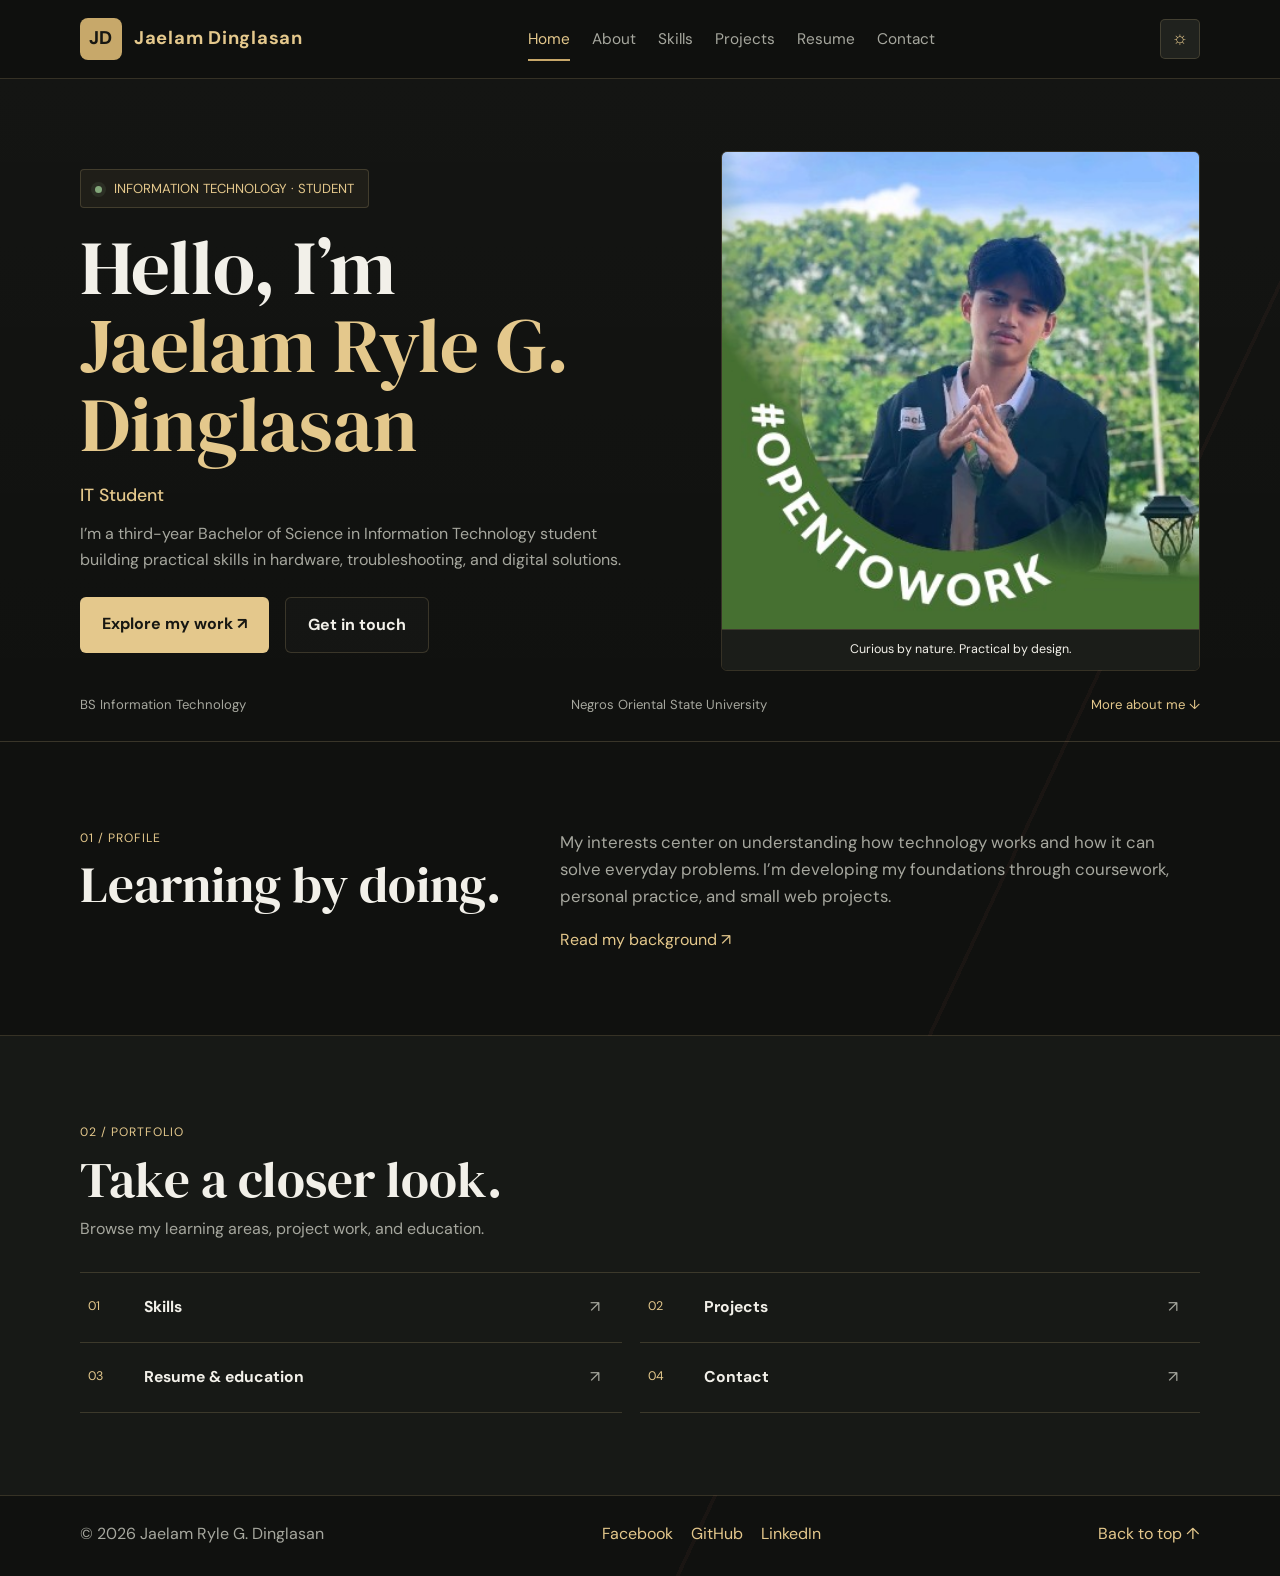
<file: index.html>
<!DOCTYPE html>
<html lang="en">
  <head>
    <meta charset="UTF-8" />
    <meta name="viewport" content="width=device-width, initial-scale=1.0" />
    <meta name="description" content="The personal portfolio of Jaelam Ryle G. Dinglasan, an Information Technology student." />
    <meta name="theme-color" content="#10110f" />
    <title>Jaelam Ryle G. Dinglasan | Home</title>
    <link rel="preconnect" href="https://fonts.googleapis.com" />
    <link rel="preconnect" href="https://fonts.gstatic.com" crossorigin />
    <link href="https://fonts.googleapis.com/css2?family=DM+Sans:wght@400;500;600;700&family=DM+Serif+Display&display=swap" rel="stylesheet" />
    <link rel="stylesheet" href="css/style.css" />
    <link rel="stylesheet" href="css/pages.css" />
    <script src="js/script.js" defer></script>
  </head>
  <body>
    <header class="site-header">
      <div class="container navbar">
        <a href="index.html" class="brand" aria-label="Jaelam Dinglasan home"><span class="brand-mark">JD</span><span>Jaelam Dinglasan</span></a>
        <button class="nav-toggle" type="button" aria-label="Open navigation" aria-expanded="false" aria-controls="main-navigation"><span></span><span></span></button>
        <nav class="nav-links" id="main-navigation" aria-label="Main navigation">
          <a href="index.html">Home</a><a href="about.html">About</a><a href="skills.html">Skills</a><a href="projects.html">Projects</a><a href="resume.html">Resume</a><a href="contact.html">Contact</a>
        </nav>
        <button class="theme-toggle" type="button" aria-label="Switch to light theme" title="Switch theme"><span aria-hidden="true">☼</span></button>
      </div>
    </header>

    <main>
      <section class="home-hero">
        <div class="container home-grid">
          <div class="home-copy">
            <p class="eyebrow"><span class="availability-dot"></span> Information Technology · Student</p>
            <h1>Hello, I’m <span>Jaelam Ryle G. Dinglasan</span></h1>
            <p class="typewriter" aria-live="polite">IT Student</p>
            <p class="intro-copy">I’m a third-year Bachelor of Science in Information Technology student building practical skills in hardware, troubleshooting, and digital solutions.</p>
            <div class="actions"><a class="btn btn-primary" href="projects.html">Explore my work <span aria-hidden="true">↗</span></a><a class="btn btn-secondary" href="contact.html">Get in touch</a></div>
          </div>
          <figure class="home-portrait"><img src="assets/jae.jpg" alt="Jaelam Ryle G. Dinglasan" width="520" height="520" /><figcaption>Curious by nature. Practical by design.</figcaption></figure>
        </div>
        <div class="container home-meta"><span>BS Information Technology</span><span>Negros Oriental State University</span><a href="about.html">More about me <span aria-hidden="true">↓</span></a></div>
      </section>

      <section class="section home-overview">
        <div class="container overview-grid">
          <div class="section-head"><span class="section-index">01 / PROFILE</span><h2>Learning by doing.</h2></div>
          <div><p class="overview-copy">My interests center on understanding how technology works and how it can solve everyday problems. I’m developing my foundations through coursework, personal practice, and small web projects.</p><a class="text-link" href="about.html">Read my background <span aria-hidden="true">↗</span></a></div>
        </div>
      </section>

      <section class="section home-pages">
        <div class="container">
          <div class="section-head"><span class="section-index">02 / PORTFOLIO</span><h2>Take a closer look.</h2><p>Browse my learning areas, project work, and education.</p></div>
          <div class="home-link-grid">
            <a href="skills.html"><span>01</span><strong>Skills</strong><span aria-hidden="true">↗</span></a>
            <a href="projects.html"><span>02</span><strong>Projects</strong><span aria-hidden="true">↗</span></a>
            <a href="resume.html"><span>03</span><strong>Resume &amp; education</strong><span aria-hidden="true">↗</span></a>
            <a href="contact.html"><span>04</span><strong>Contact</strong><span aria-hidden="true">↗</span></a>
          </div>
        </div>
      </section>
    </main>

    <footer class="site-footer"><div class="container footer-content"><span>© 2026 Jaelam Ryle G. Dinglasan</span><div class="footer-socials"><a href="https://web.facebook.com/jaelamryleeee" target="_blank" rel="noopener noreferrer">Facebook</a><a href="https://github.com/jimly8dinglasan-crypto" target="_blank" rel="noopener noreferrer">GitHub</a><a href="https://www.linkedin.com/in/jaelam-dinglasan-2414a9277/" target="_blank" rel="noopener noreferrer">LinkedIn</a></div><a class="back-top" href="#top">Back to top ↑</a></div></footer>
    <button id="topBtn" class="top-btn" type="button" aria-label="Back to top" title="Back to top">↑</button>
  </body>
</html>
</file>
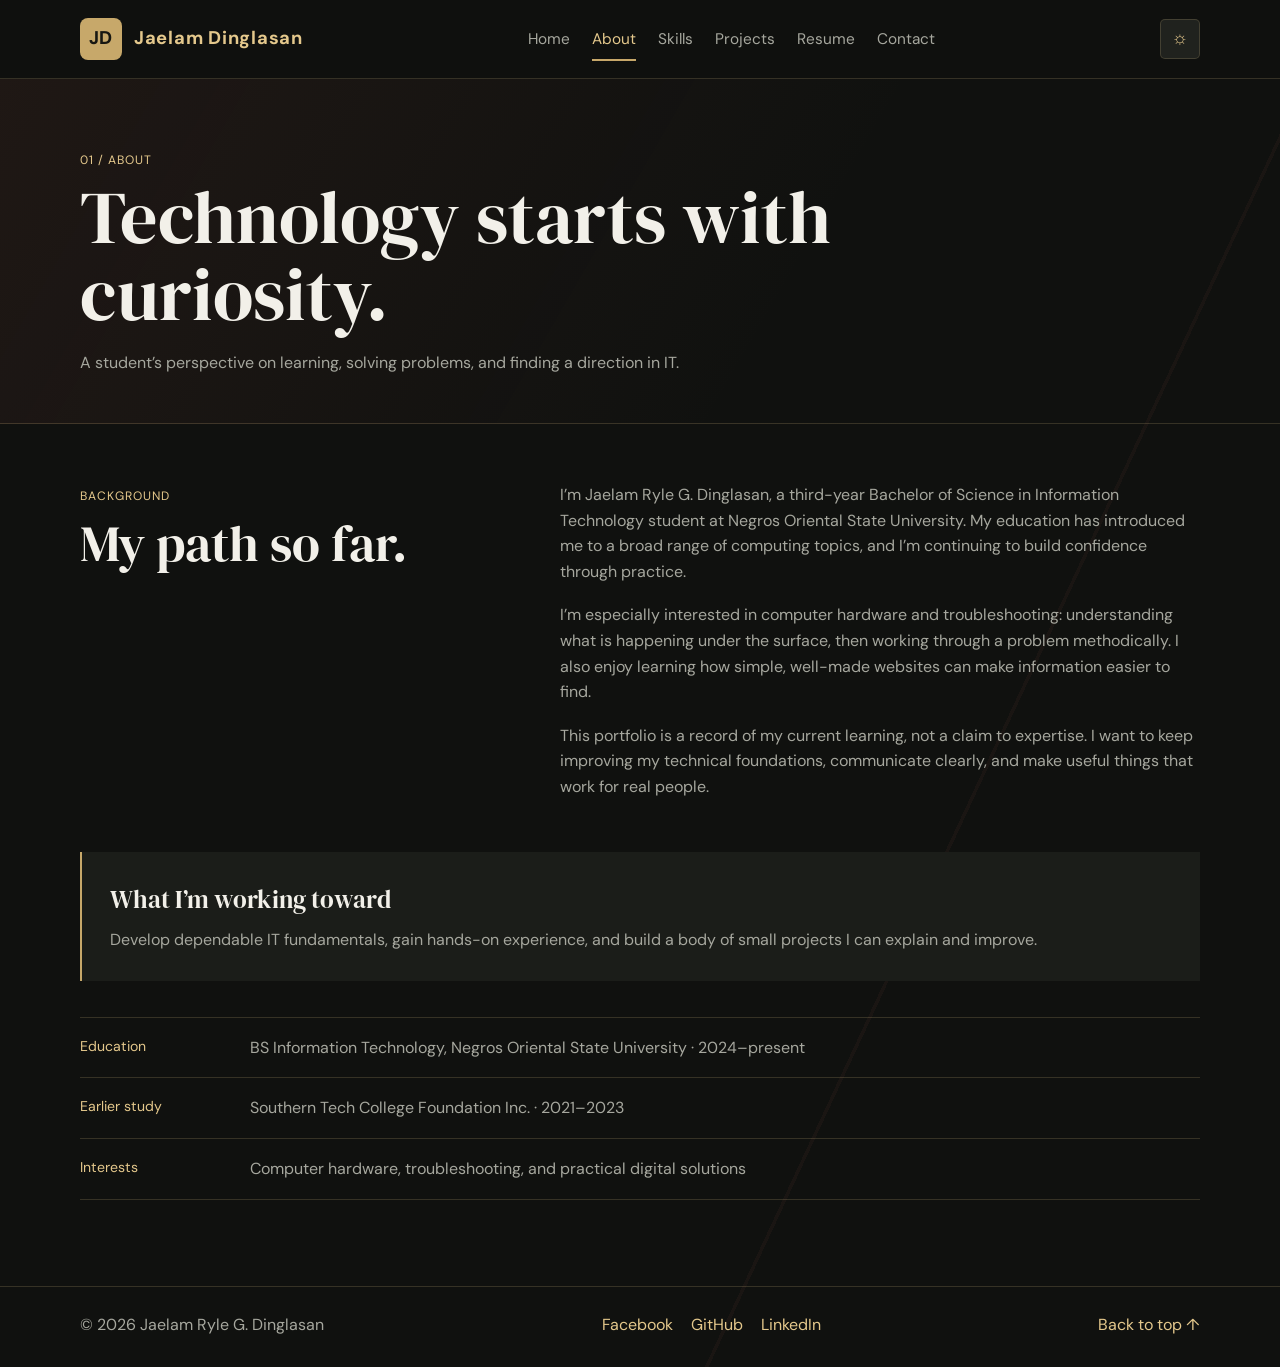
<file: about.html>
<!DOCTYPE html>
<html lang="en">
  <head>
    <meta charset="UTF-8" /><meta name="viewport" content="width=device-width, initial-scale=1.0" />
    <meta name="description" content="Background, education, interests, and goals of Jaelam Ryle G. Dinglasan." /><meta name="theme-color" content="#10110f" />
    <title>About | Jaelam Ryle G. Dinglasan</title>
    <link rel="preconnect" href="https://fonts.googleapis.com" /><link rel="preconnect" href="https://fonts.gstatic.com" crossorigin />
    <link href="https://fonts.googleapis.com/css2?family=DM+Sans:wght@400;500;600;700&family=DM+Serif+Display&display=swap" rel="stylesheet" />
    <link rel="stylesheet" href="css/style.css" /><link rel="stylesheet" href="css/pages.css" /><script src="js/script.js" defer></script>
  </head>
  <body>
    <header class="site-header"><div class="container navbar"><a href="index.html" class="brand" aria-label="Jaelam Dinglasan home"><span class="brand-mark">JD</span><span>Jaelam Dinglasan</span></a><button class="nav-toggle" type="button" aria-label="Open navigation" aria-expanded="false" aria-controls="main-navigation"><span></span><span></span></button><nav class="nav-links" id="main-navigation" aria-label="Main navigation"><a href="index.html">Home</a><a href="about.html">About</a><a href="skills.html">Skills</a><a href="projects.html">Projects</a><a href="resume.html">Resume</a><a href="contact.html">Contact</a></nav><button class="theme-toggle" type="button" aria-label="Switch to light theme" title="Switch theme"><span aria-hidden="true">☼</span></button></div></header>
    <main><section class="page-banner"><div class="container"><span class="section-index">01 / ABOUT</span><h1>Technology starts with curiosity.</h1><p>A student’s perspective on learning, solving problems, and finding a direction in IT.</p></div></section>
      <section class="page-content"><div class="container"><div class="split-layout"><div class="section-head"><span class="section-index">BACKGROUND</span><h2>My path so far.</h2></div><div class="copy-block"><p>I’m Jaelam Ryle G. Dinglasan, a third-year Bachelor of Science in Information Technology student at Negros Oriental State University. My education has introduced me to a broad range of computing topics, and I’m continuing to build confidence through practice.</p><p>I’m especially interested in computer hardware and troubleshooting: understanding what is happening under the surface, then working through a problem methodically. I also enjoy learning how simple, well-made websites can make information easier to find.</p><p>This portfolio is a record of my current learning, not a claim to expertise. I want to keep improving my technical foundations, communicate clearly, and make useful things that work for real people.</p></div></div>
        <div class="goal-band"><h2>What I’m working toward</h2><p>Develop dependable IT fundamentals, gain hands-on experience, and build a body of small projects I can explain and improve.</p></div>
        <ul class="detail-list about-facts"><li><span>Education</span><span>BS Information Technology, Negros Oriental State University · 2024–present</span></li><li><span>Earlier study</span><span>Southern Tech College Foundation Inc. · 2021–2023</span></li><li><span>Interests</span><span>Computer hardware, troubleshooting, and practical digital solutions</span></li></ul>
      </div></section>
    </main><footer class="site-footer"><div class="container footer-content"><span>© 2026 Jaelam Ryle G. Dinglasan</span><div class="footer-socials"><a href="https://web.facebook.com/jaelamryleeee" target="_blank" rel="noopener noreferrer">Facebook</a><a href="https://github.com/jimly8dinglasan-crypto" target="_blank" rel="noopener noreferrer">GitHub</a><a href="https://www.linkedin.com/in/jaelam-dinglasan-2414a9277/" target="_blank" rel="noopener noreferrer">LinkedIn</a></div><a class="back-top" href="#top">Back to top ↑</a></div></footer><button id="topBtn" class="top-btn" type="button" aria-label="Back to top" title="Back to top">↑</button>
  </body>
</html>
</file>
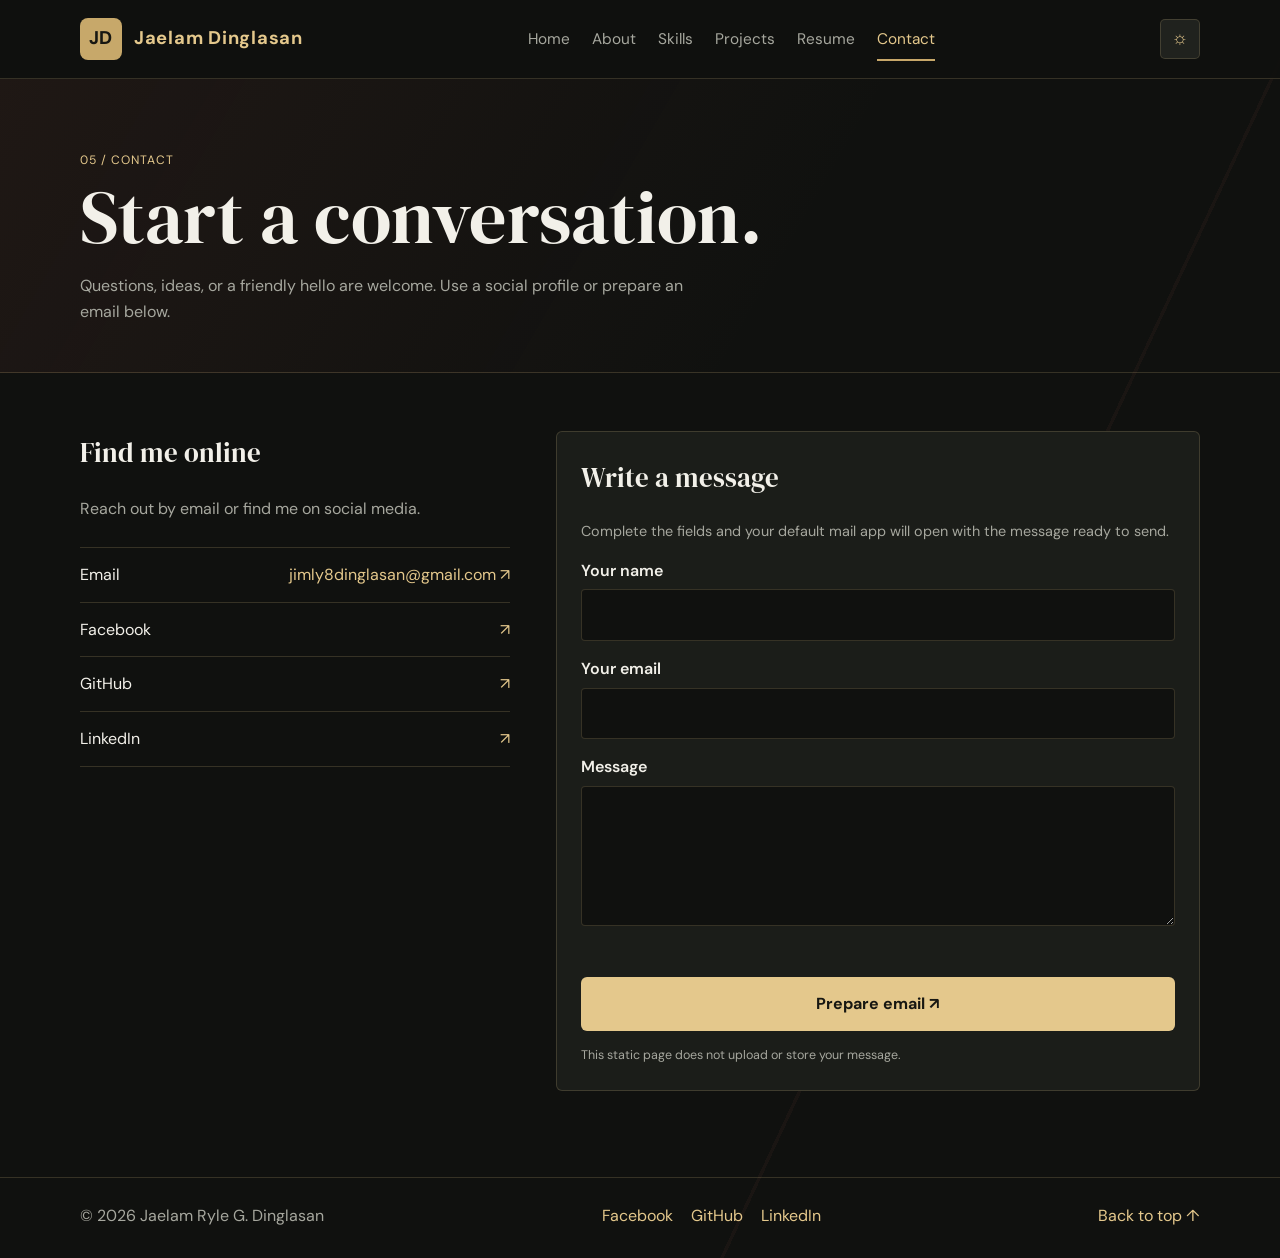
<file: contact.html>
<!DOCTYPE html>
<html lang="en">
  <head>
    <meta charset="UTF-8" /><meta name="viewport" content="width=device-width, initial-scale=1.0" />
    <meta name="description" content="Contact Jaelam Ryle G. Dinglasan through social profiles or the email form." /><meta name="theme-color" content="#10110f" />
    <title>Contact | Jaelam Ryle G. Dinglasan</title>
    <link rel="preconnect" href="https://fonts.googleapis.com" /><link rel="preconnect" href="https://fonts.gstatic.com" crossorigin />
    <link href="https://fonts.googleapis.com/css2?family=DM+Sans:wght@400;500;600;700&family=DM+Serif+Display&display=swap" rel="stylesheet" />
    <link rel="stylesheet" href="css/style.css" /><link rel="stylesheet" href="css/pages.css" /><script src="js/script.js" defer></script>
  </head>
  <body>
    <header class="site-header"><div class="container navbar"><a href="index.html" class="brand" aria-label="Jaelam Dinglasan home"><span class="brand-mark">JD</span><span>Jaelam Dinglasan</span></a><button class="nav-toggle" type="button" aria-label="Open navigation" aria-expanded="false" aria-controls="main-navigation"><span></span><span></span></button><nav class="nav-links" id="main-navigation" aria-label="Main navigation"><a href="index.html">Home</a><a href="about.html">About</a><a href="skills.html">Skills</a><a href="projects.html">Projects</a><a href="resume.html">Resume</a><a href="contact.html">Contact</a></nav><button class="theme-toggle" type="button" aria-label="Switch to light theme" title="Switch theme"><span aria-hidden="true">☼</span></button></div></header>
    <main><section class="page-banner"><div class="container"><span class="section-index">05 / CONTACT</span><h1>Start a conversation.</h1><p>Questions, ideas, or a friendly hello are welcome. Use a social profile or prepare an email below.</p></div></section>
      <section class="page-content"><div class="container contact-layout">
        <div class="contact-details"><h2>Find me online</h2><p>Reach out by email or find me on social media.</p><div class="contact-socials"><a href="mailto:jimly8dinglasan@gmail.com"><span>Email</span><span>jimly8dinglasan@gmail.com ↗</span></a><a href="https://web.facebook.com/jaelamryleeee" target="_blank" rel="noopener noreferrer"><span>Facebook</span><span>↗</span></a><a href="https://github.com/jimly8dinglasan-crypto" target="_blank" rel="noopener noreferrer"><span>GitHub</span><span>↗</span></a><a href="https://www.linkedin.com/in/jaelam-dinglasan-2414a9277/" target="_blank" rel="noopener noreferrer"><span>LinkedIn</span><span>↗</span></a></div></div>
        <form class="contact-form" id="contactForm" novalidate><h2>Write a message</h2><p>Complete the fields and your default mail app will open with the message ready to send.</p>
          <label for="contact-name">Your name<input id="contact-name" name="name" autocomplete="name" required minlength="2" /></label>
          <label for="contact-email">Your email<input id="contact-email" name="email" type="email" autocomplete="email" required /></label>
          <label for="contact-message">Message<textarea id="contact-message" name="message" required minlength="10"></textarea></label>
          <p class="form-feedback" id="form-feedback" role="status" aria-live="polite"></p>
          <button class="btn btn-primary" type="submit">Prepare email <span aria-hidden="true">↗</span></button>
          <span class="form-privacy">This static page does not upload or store your message.</span>
        </form>
      </div></section>
    </main><footer class="site-footer"><div class="container footer-content"><span>© 2026 Jaelam Ryle G. Dinglasan</span><div class="footer-socials"><a href="https://web.facebook.com/jaelamryleeee" target="_blank" rel="noopener noreferrer">Facebook</a><a href="https://github.com/jimly8dinglasan-crypto" target="_blank" rel="noopener noreferrer">GitHub</a><a href="https://www.linkedin.com/in/jaelam-dinglasan-2414a9277/" target="_blank" rel="noopener noreferrer">LinkedIn</a></div><a class="back-top" href="#top">Back to top ↑</a></div></footer><button id="topBtn" class="top-btn" type="button" aria-label="Back to top" title="Back to top">↑</button>
  </body>
</html>
</file>
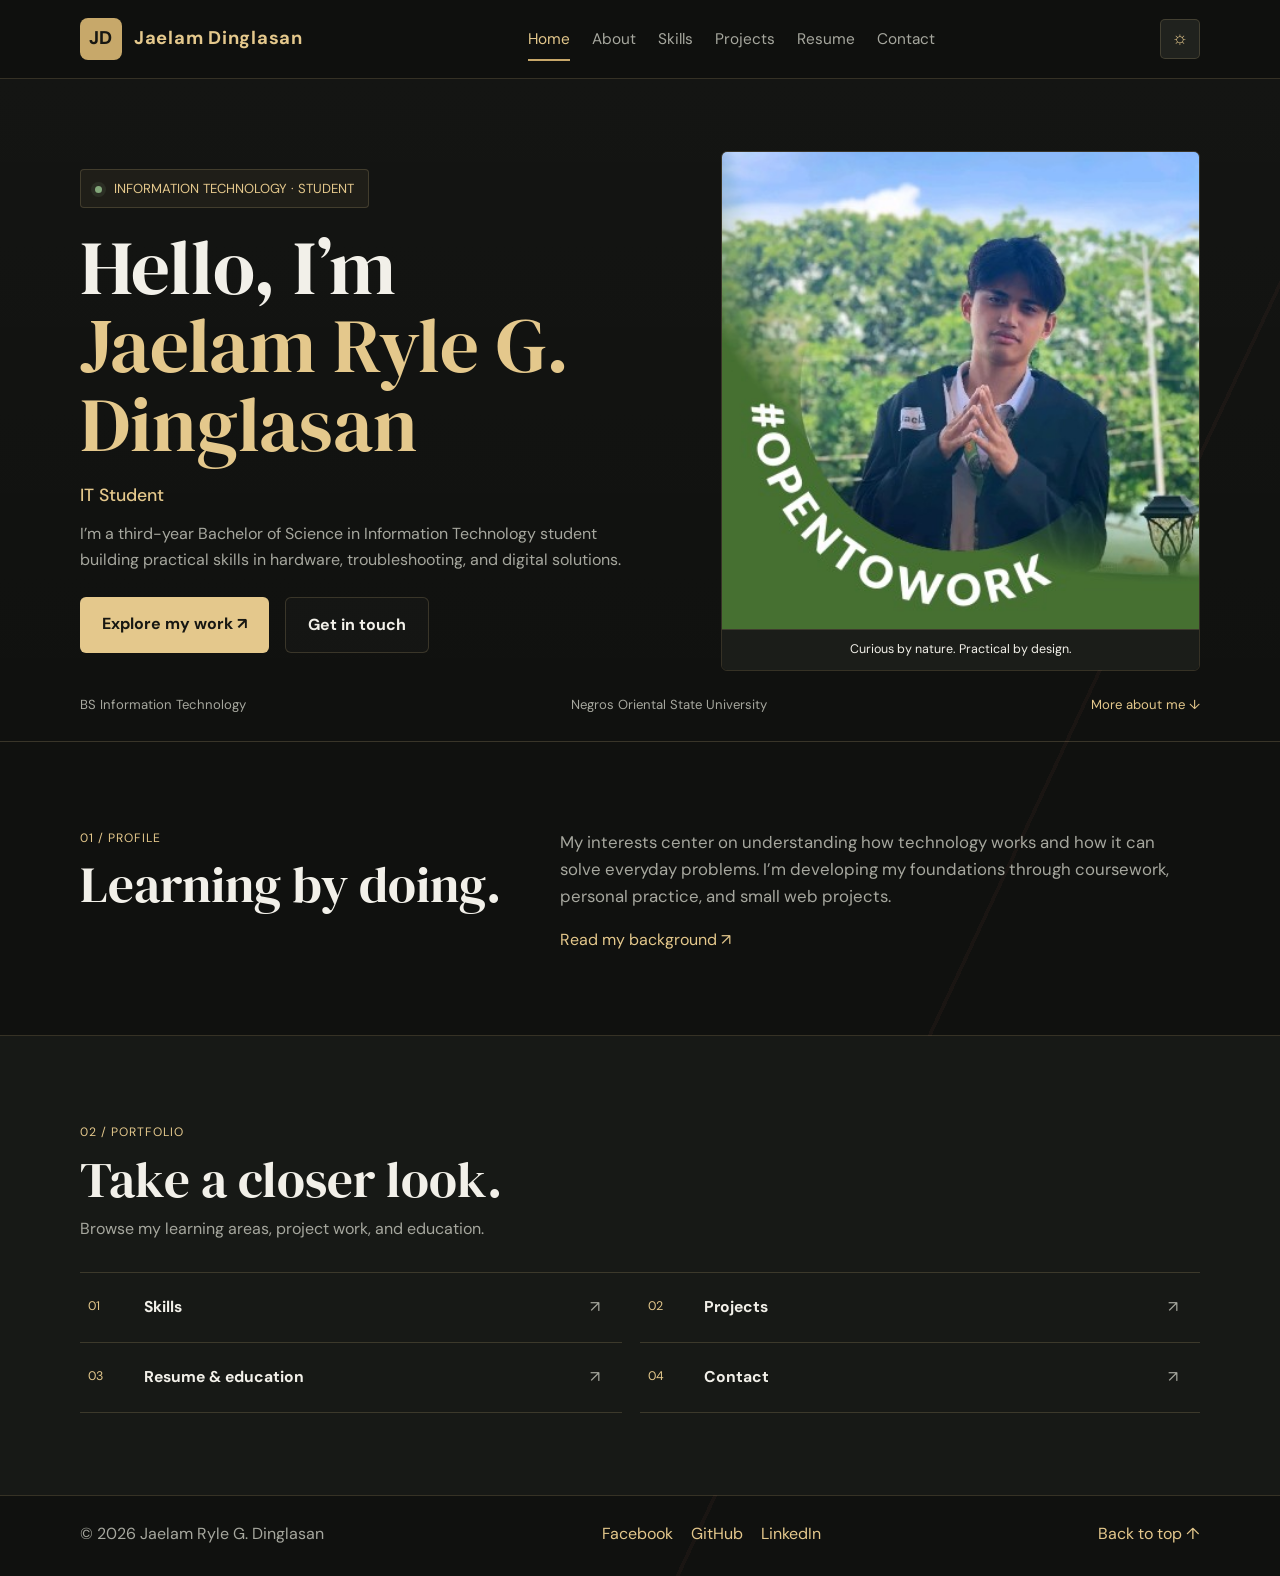
<file: Dinglasan_JaelamRyle_Midterm.html>
<!DOCTYPE html>
<html lang="en">
  <head>
    <meta charset="UTF-8" />
    <meta http-equiv="refresh" content="0; url=index.html" />
    <meta name="viewport" content="width=device-width, initial-scale=1.0" />
    <title>Jaelam Ryle G. Dinglasan | Portfolio</title>
    <link rel="canonical" href="index.html" />
  </head>
  <body>
    <p>This portfolio has moved to <a href="index.html">the home page</a>.</p>
  </body>
</html>
</file>
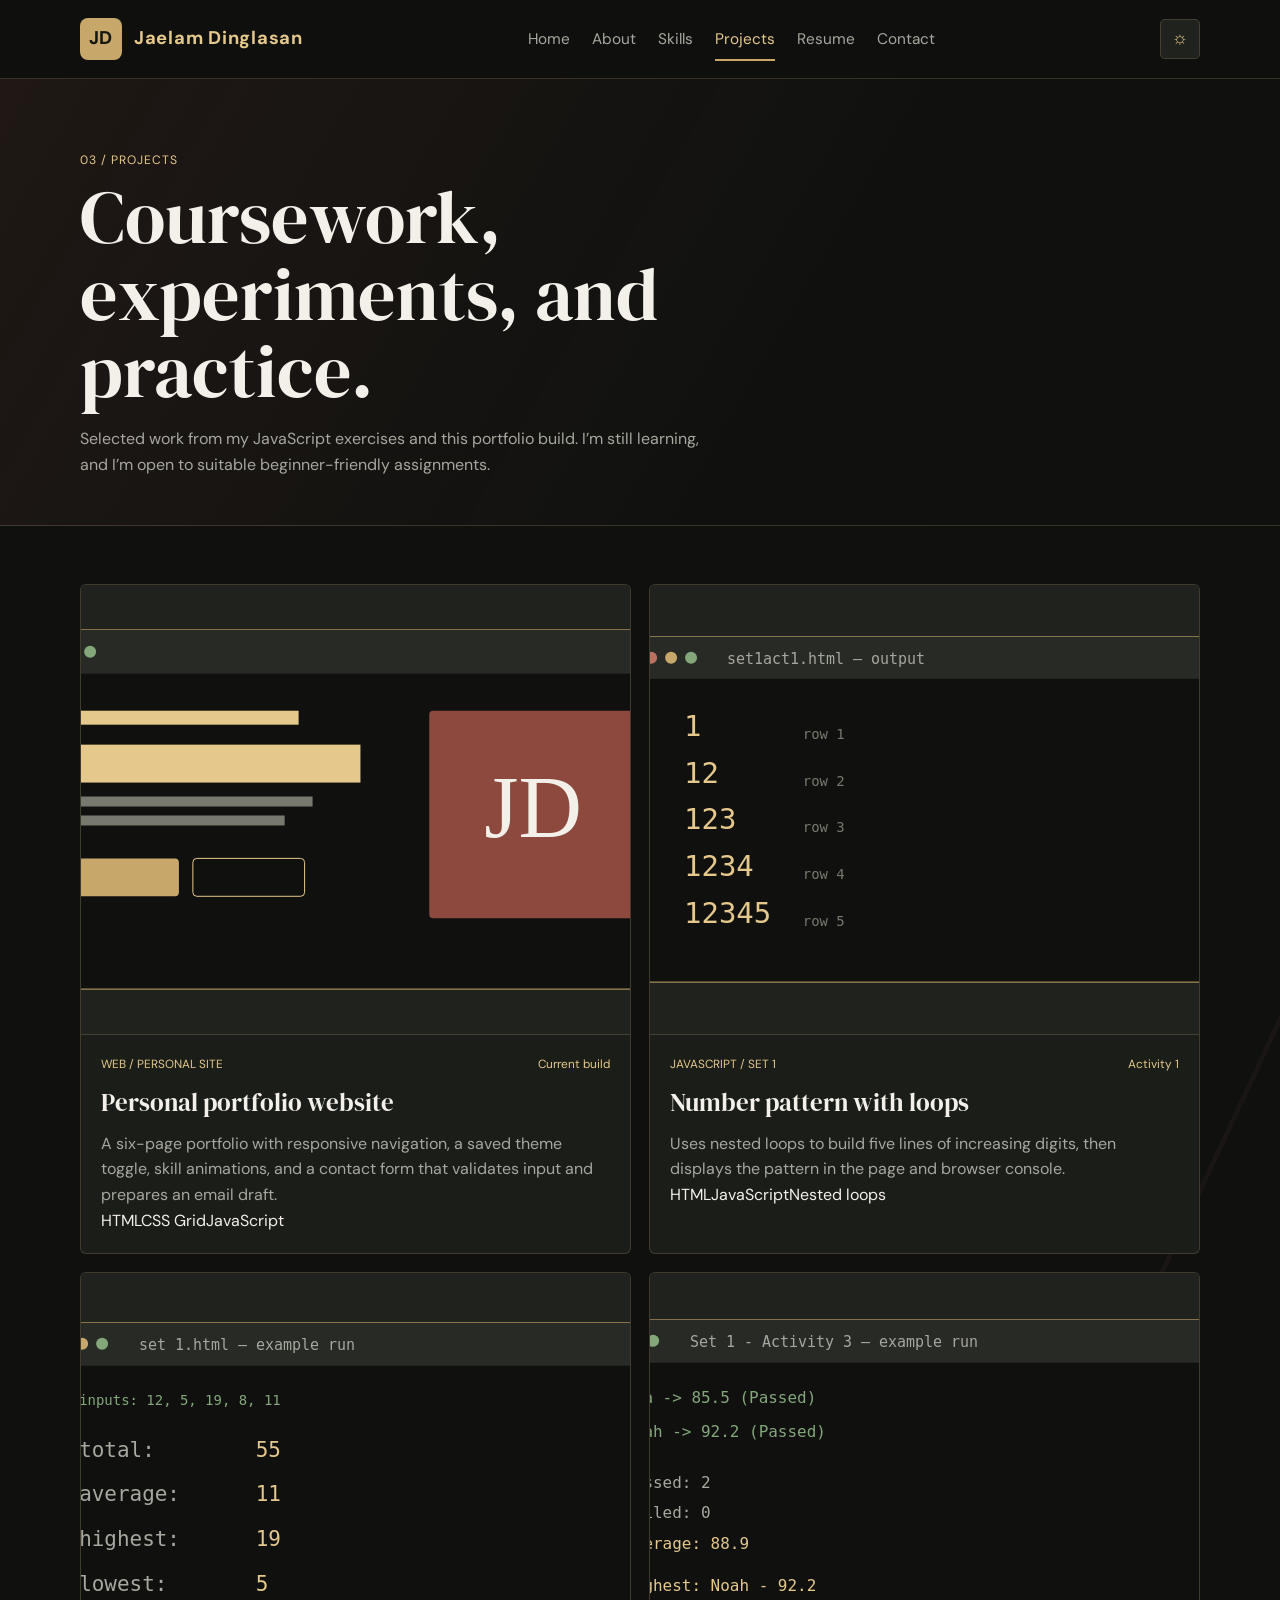
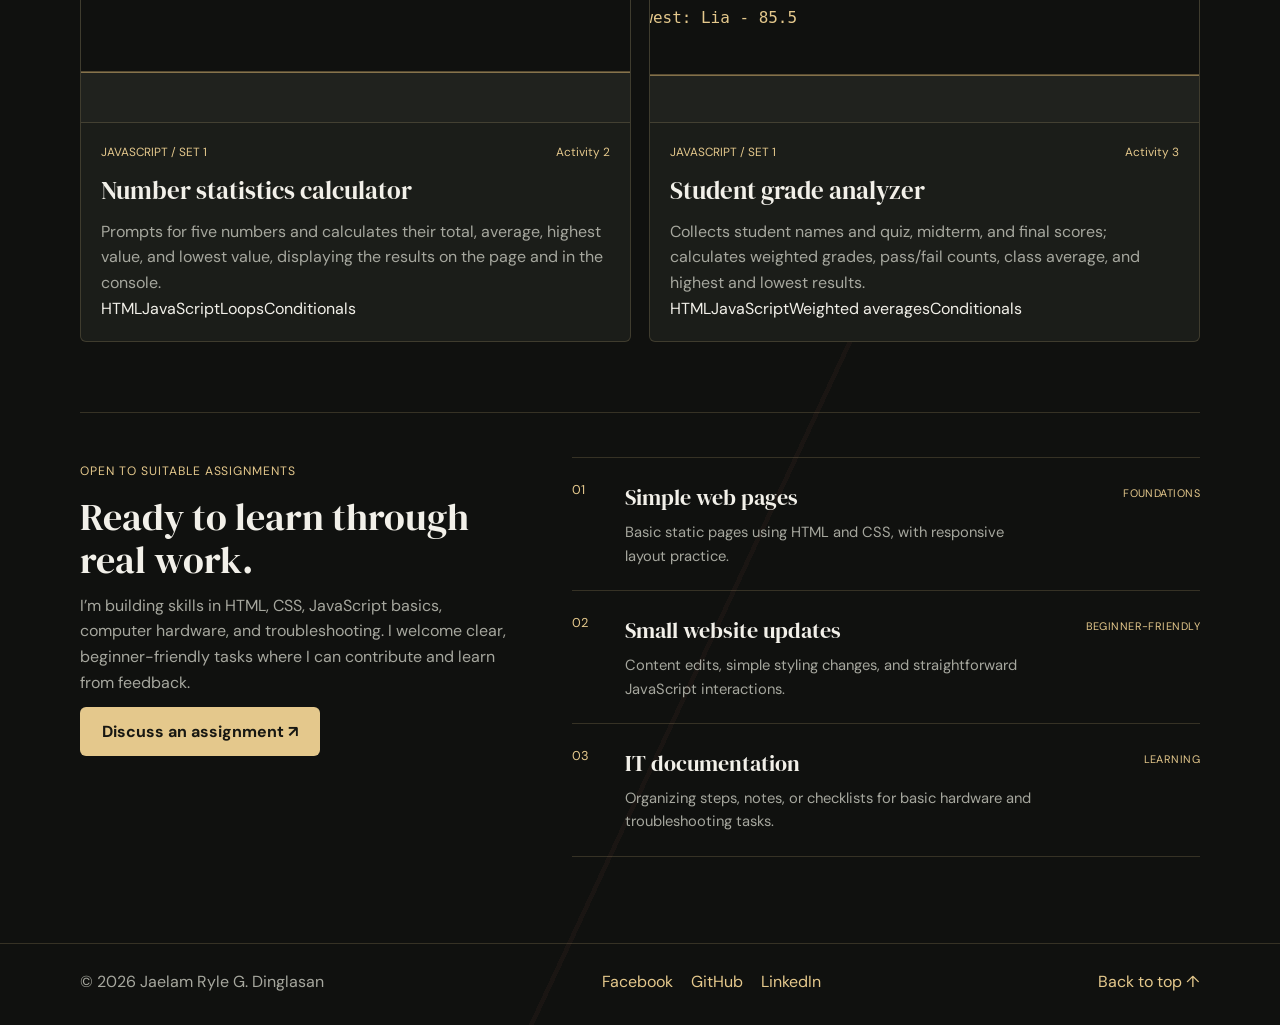
<file: projects.html>
<!DOCTYPE html>
<html lang="en">
  <head>
    <meta charset="UTF-8" /><meta name="viewport" content="width=device-width, initial-scale=1.0" />
    <meta name="description" content="Coursework and current portfolio work by Jaelam Dinglasan, an Information Technology student." /><meta name="theme-color" content="#10110f" />
    <title>Projects | Jaelam Ryle G. Dinglasan</title>
    <link rel="preconnect" href="https://fonts.googleapis.com" /><link rel="preconnect" href="https://fonts.gstatic.com" crossorigin />
    <link href="https://fonts.googleapis.com/css2?family=DM+Sans:wght@400;500;600;700&family=DM+Serif+Display&display=swap" rel="stylesheet" />
    <link rel="stylesheet" href="css/style.css" /><link rel="stylesheet" href="css/pages.css" /><script src="js/script.js" defer></script>
  </head>
  <body>
    <header class="site-header"><div class="container navbar"><a href="index.html" class="brand" aria-label="Jaelam Dinglasan home"><span class="brand-mark">JD</span><span>Jaelam Dinglasan</span></a><button class="nav-toggle" type="button" aria-label="Open navigation" aria-expanded="false" aria-controls="main-navigation"><span></span><span></span></button><nav class="nav-links" id="main-navigation" aria-label="Main navigation"><a href="index.html">Home</a><a href="about.html">About</a><a href="skills.html">Skills</a><a href="projects.html">Projects</a><a href="resume.html">Resume</a><a href="contact.html">Contact</a></nav><button class="theme-toggle" type="button" aria-label="Switch to light theme" title="Switch theme"><span aria-hidden="true">☼</span></button></div></header>
    <main><section class="page-banner"><div class="container"><span class="section-index">03 / PROJECTS</span><h1>Coursework, experiments, and practice.</h1><p>Selected work from my JavaScript exercises and this portfolio build. I’m still learning, and I’m open to suitable beginner-friendly assignments.</p></div></section>
      <section class="page-content"><div class="container">
        <div class="student-project-grid">
          <article class="student-project"><img src="assets/project-portfolio.svg" alt="Illustrated preview of a responsive portfolio website" width="800" height="450" /><div class="student-project-body"><div class="student-project-meta"><span>WEB / PERSONAL SITE</span><span>Current build</span></div><h2>Personal portfolio website</h2><p>A six-page portfolio with responsive navigation, a saved theme toggle, skill animations, and a contact form that validates input and prepares an email draft.</p><div class="project-tags"><span>HTML</span><span>CSS Grid</span><span>JavaScript</span></div></div></article>
          <article class="student-project"><img src="assets/project-pattern.svg" alt="Illustrated browser output showing a number pattern made with nested loops" width="800" height="450" /><div class="student-project-body"><div class="student-project-meta"><span>JAVASCRIPT / SET 1</span><span>Activity 1</span></div><h2>Number pattern with loops</h2><p>Uses nested loops to build five lines of increasing digits, then displays the pattern in the page and browser console.</p><div class="project-tags"><span>HTML</span><span>JavaScript</span><span>Nested loops</span></div></div></article>
          <article class="student-project"><img src="assets/project-statistics.svg" alt="Illustrated output for a five-number total, average, highest, and lowest calculation" width="800" height="450" /><div class="student-project-body"><div class="student-project-meta"><span>JAVASCRIPT / SET 1</span><span>Activity 2</span></div><h2>Number statistics calculator</h2><p>Prompts for five numbers and calculates their total, average, highest value, and lowest value, displaying the results on the page and in the console.</p><div class="project-tags"><span>HTML</span><span>JavaScript</span><span>Loops</span><span>Conditionals</span></div></div></article>
          <article class="student-project"><img src="assets/project-grades.svg" alt="Illustrated console summary for weighted student grades and pass or fail results" width="800" height="450" /><div class="student-project-body"><div class="student-project-meta"><span>JAVASCRIPT / SET 1</span><span>Activity 3</span></div><h2>Student grade analyzer</h2><p>Collects student names and quiz, midterm, and final scores; calculates weighted grades, pass/fail counts, class average, and highest and lowest results.</p><div class="project-tags"><span>HTML</span><span>JavaScript</span><span>Weighted averages</span><span>Conditionals</span></div></div></article>
        </div>
        <section class="opportunity-section"><div class="opportunity-intro"><span class="section-index">OPEN TO SUITABLE ASSIGNMENTS</span><h2>Ready to learn through real work.</h2><p>I’m building skills in HTML, CSS, JavaScript basics, computer hardware, and troubleshooting. I welcome clear, beginner-friendly tasks where I can contribute and learn from feedback.</p><a class="btn btn-primary" href="contact.html">Discuss an assignment <span aria-hidden="true">↗</span></a></div><div class="opportunity-list" aria-label="Assignment areas I am interested in"><article class="opportunity-item"><span class="opportunity-index">01</span><div><h3>Simple web pages</h3><p>Basic static pages using HTML and CSS, with responsive layout practice.</p></div><span class="opportunity-level">FOUNDATIONS</span></article><article class="opportunity-item"><span class="opportunity-index">02</span><div><h3>Small website updates</h3><p>Content edits, simple styling changes, and straightforward JavaScript interactions.</p></div><span class="opportunity-level">BEGINNER-FRIENDLY</span></article><article class="opportunity-item"><span class="opportunity-index">03</span><div><h3>IT documentation</h3><p>Organizing steps, notes, or checklists for basic hardware and troubleshooting tasks.</p></div><span class="opportunity-level">LEARNING</span></article></div></section>
      </div></section>
    </main><footer class="site-footer"><div class="container footer-content"><span>© 2026 Jaelam Ryle G. Dinglasan</span><div class="footer-socials"><a href="https://web.facebook.com/jaelamryleeee" target="_blank" rel="noopener noreferrer">Facebook</a><a href="https://github.com/jimly8dinglasan-crypto" target="_blank" rel="noopener noreferrer">GitHub</a><a href="https://www.linkedin.com/in/jaelam-dinglasan-2414a9277/" target="_blank" rel="noopener noreferrer">LinkedIn</a></div><a class="back-top" href="#top">Back to top ↑</a></div></footer><button id="topBtn" class="top-btn" type="button" aria-label="Back to top" title="Back to top">↑</button>
  </body>
</html>
</file>
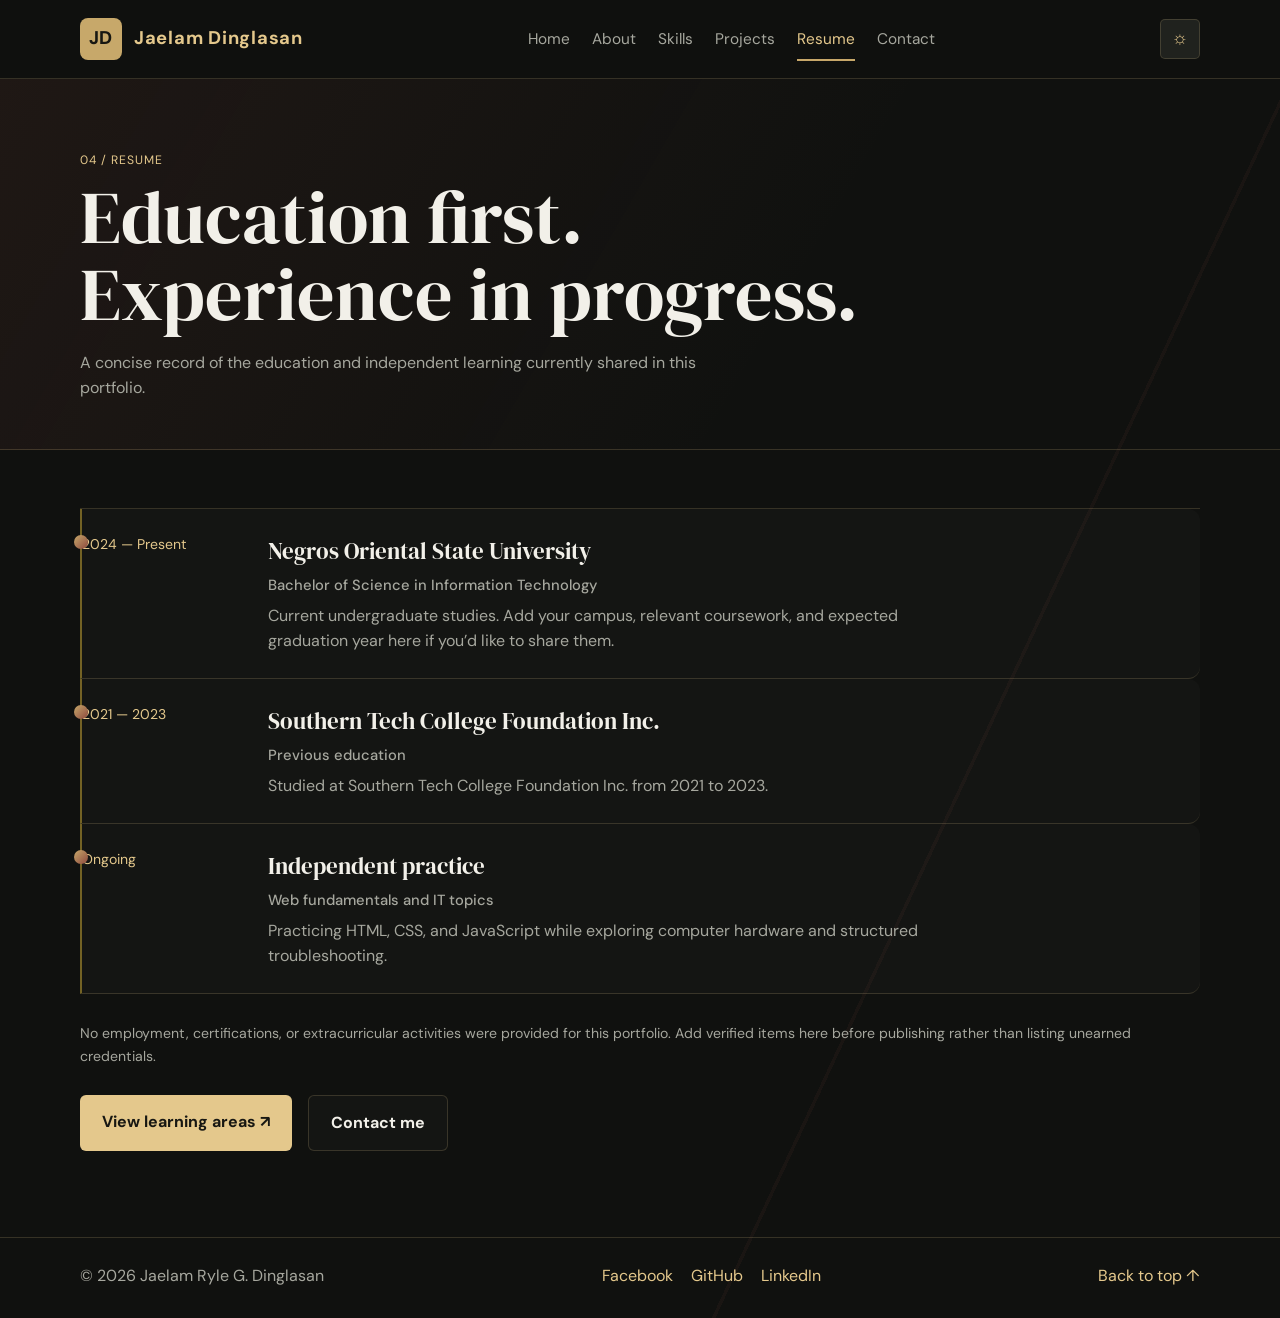
<file: resume.html>
<!DOCTYPE html>
<html lang="en">
  <head>
    <meta charset="UTF-8" /><meta name="viewport" content="width=device-width, initial-scale=1.0" />
    <meta name="description" content="Education and developing experience of Jaelam Ryle G. Dinglasan." /><meta name="theme-color" content="#10110f" />
    <title>Resume | Jaelam Ryle G. Dinglasan</title>
    <link rel="preconnect" href="https://fonts.googleapis.com" /><link rel="preconnect" href="https://fonts.gstatic.com" crossorigin />
    <link href="https://fonts.googleapis.com/css2?family=DM+Sans:wght@400;500;600;700&family=DM+Serif+Display&display=swap" rel="stylesheet" />
    <link rel="stylesheet" href="css/style.css" /><link rel="stylesheet" href="css/pages.css" /><script src="js/script.js" defer></script>
  </head>
  <body>
    <header class="site-header"><div class="container navbar"><a href="index.html" class="brand" aria-label="Jaelam Dinglasan home"><span class="brand-mark">JD</span><span>Jaelam Dinglasan</span></a><button class="nav-toggle" type="button" aria-label="Open navigation" aria-expanded="false" aria-controls="main-navigation"><span></span><span></span></button><nav class="nav-links" id="main-navigation" aria-label="Main navigation"><a href="index.html">Home</a><a href="about.html">About</a><a href="skills.html">Skills</a><a href="projects.html">Projects</a><a href="resume.html">Resume</a><a href="contact.html">Contact</a></nav><button class="theme-toggle" type="button" aria-label="Switch to light theme" title="Switch theme"><span aria-hidden="true">☼</span></button></div></header>
    <main><section class="page-banner"><div class="container"><span class="section-index">04 / RESUME</span><h1>Education first.<br />Experience in progress.</h1><p>A concise record of the education and independent learning currently shared in this portfolio.</p></div></section>
      <section class="page-content"><div class="container">
        <div class="timeline">
          <article class="timeline-item"><span class="timeline-date">2024 — Present</span><div><h2>Negros Oriental State University</h2><h3>Bachelor of Science in Information Technology</h3><p>Current undergraduate studies. Add your campus, relevant coursework, and expected graduation year here if you’d like to share them.</p></div></article>
          <article class="timeline-item"><span class="timeline-date">2021 — 2023</span><div><h2>Southern Tech College Foundation Inc.</h2><h3>Previous education</h3><p>Studied at Southern Tech College Foundation Inc. from 2021 to 2023.</p></div></article>
          <article class="timeline-item"><span class="timeline-date">Ongoing</span><div><h2>Independent practice</h2><h3>Web fundamentals and IT topics</h3><p>Practicing HTML, CSS, and JavaScript while exploring computer hardware and structured troubleshooting.</p></div></article>
        </div>
        <p class="resume-note">No employment, certifications, or extracurricular activities were provided for this portfolio. Add verified items here before publishing rather than listing unearned credentials.</p>
        <div class="actions resume-actions"><a class="btn btn-primary" href="skills.html">View learning areas <span aria-hidden="true">↗</span></a><a class="btn btn-secondary" href="contact.html">Contact me</a></div>
      </div></section>
    </main><footer class="site-footer"><div class="container footer-content"><span>© 2026 Jaelam Ryle G. Dinglasan</span><div class="footer-socials"><a href="https://web.facebook.com/jaelamryleeee" target="_blank" rel="noopener noreferrer">Facebook</a><a href="https://github.com/jimly8dinglasan-crypto" target="_blank" rel="noopener noreferrer">GitHub</a><a href="https://www.linkedin.com/in/jaelam-dinglasan-2414a9277/" target="_blank" rel="noopener noreferrer">LinkedIn</a></div><a class="back-top" href="#top">Back to top ↑</a></div></footer><button id="topBtn" class="top-btn" type="button" aria-label="Back to top" title="Back to top">↑</button>
  </body>
</html>
</file>
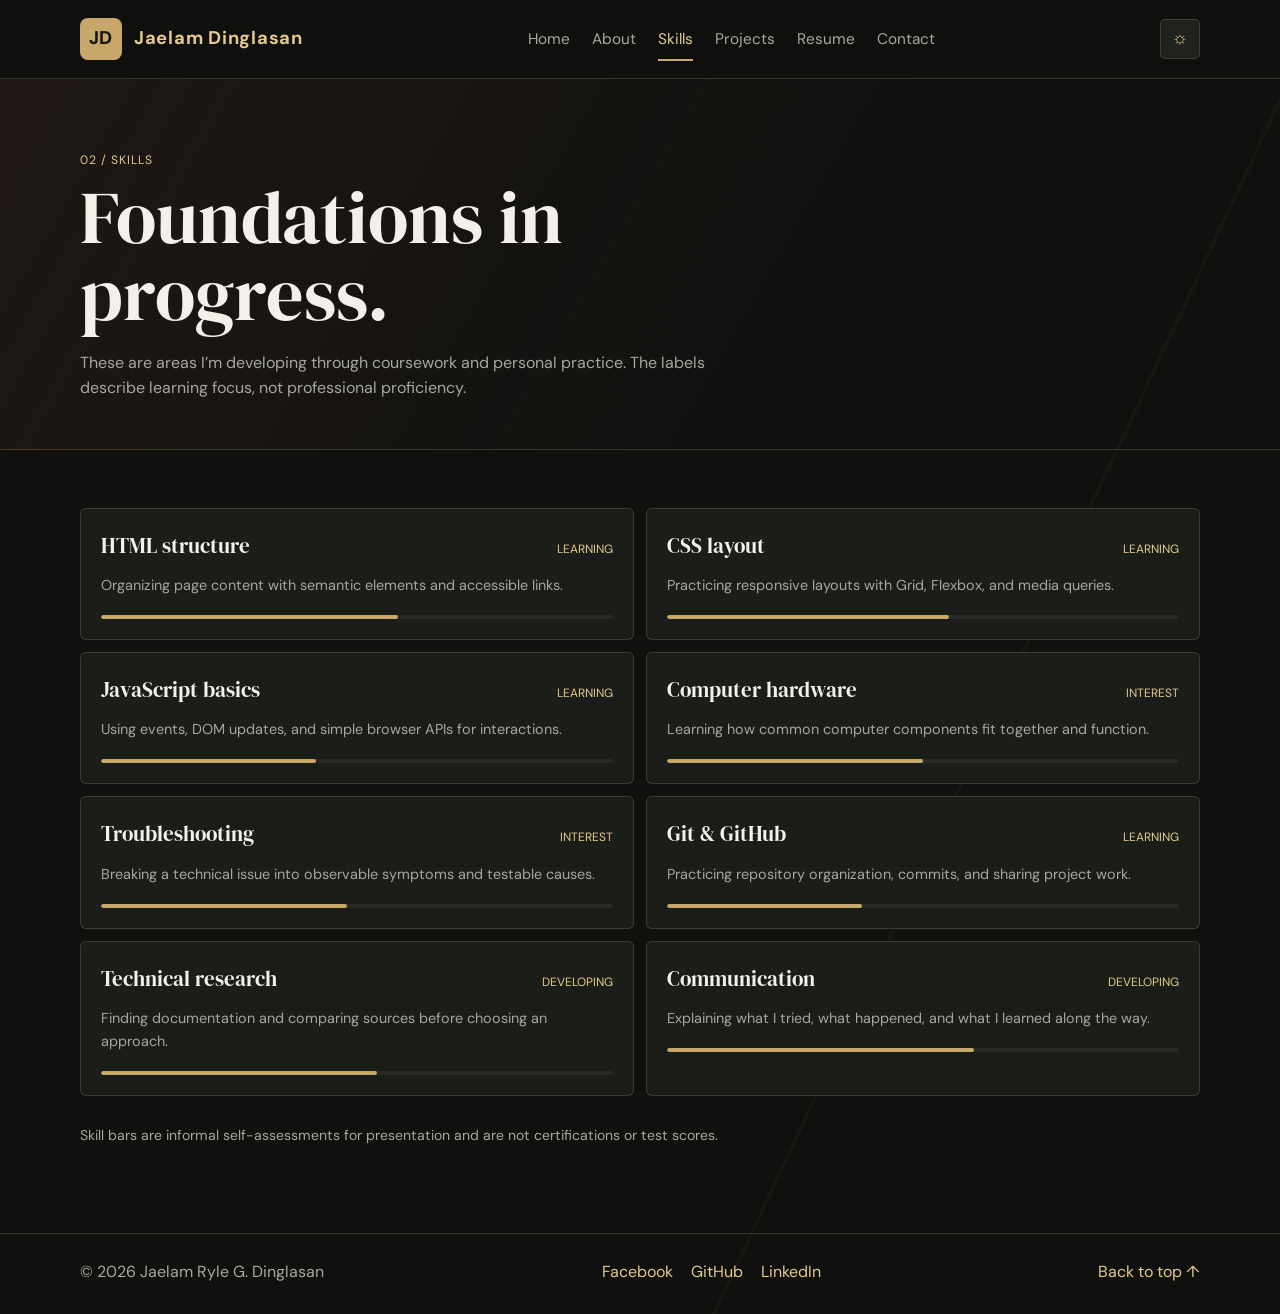
<file: skills.html>
<!DOCTYPE html>
<html lang="en">
  <head>
    <meta charset="UTF-8" /><meta name="viewport" content="width=device-width, initial-scale=1.0" />
    <meta name="description" content="Current technical and professional learning areas of Jaelam Dinglasan." /><meta name="theme-color" content="#10110f" />
    <title>Skills | Jaelam Ryle G. Dinglasan</title>
    <link rel="preconnect" href="https://fonts.googleapis.com" /><link rel="preconnect" href="https://fonts.gstatic.com" crossorigin />
    <link href="https://fonts.googleapis.com/css2?family=DM+Sans:wght@400;500;600;700&family=DM+Serif+Display&display=swap" rel="stylesheet" />
    <link rel="stylesheet" href="css/style.css" /><link rel="stylesheet" href="css/pages.css" /><script src="js/script.js" defer></script>
  </head>
  <body>
    <header class="site-header"><div class="container navbar"><a href="index.html" class="brand" aria-label="Jaelam Dinglasan home"><span class="brand-mark">JD</span><span>Jaelam Dinglasan</span></a><button class="nav-toggle" type="button" aria-label="Open navigation" aria-expanded="false" aria-controls="main-navigation"><span></span><span></span></button><nav class="nav-links" id="main-navigation" aria-label="Main navigation"><a href="index.html">Home</a><a href="about.html">About</a><a href="skills.html">Skills</a><a href="projects.html">Projects</a><a href="resume.html">Resume</a><a href="contact.html">Contact</a></nav><button class="theme-toggle" type="button" aria-label="Switch to light theme" title="Switch theme"><span aria-hidden="true">☼</span></button></div></header>
    <main><section class="page-banner"><div class="container"><span class="section-index">02 / SKILLS</span><h1>Foundations in progress.</h1><p>These are areas I’m developing through coursework and personal practice. The labels describe learning focus, not professional proficiency.</p></div></section>
      <section class="page-content"><div class="container"><div class="skill-grid">
        <article class="skill-card"><div class="skill-heading"><h2>HTML structure</h2><span>LEARNING</span></div><p>Organizing page content with semantic elements and accessible links.</p><div class="skill-track"><div class="skill-fill" style="--skill-level: 58%"></div></div></article>
        <article class="skill-card"><div class="skill-heading"><h2>CSS layout</h2><span>LEARNING</span></div><p>Practicing responsive layouts with Grid, Flexbox, and media queries.</p><div class="skill-track"><div class="skill-fill" style="--skill-level: 55%"></div></div></article>
        <article class="skill-card"><div class="skill-heading"><h2>JavaScript basics</h2><span>LEARNING</span></div><p>Using events, DOM updates, and simple browser APIs for interactions.</p><div class="skill-track"><div class="skill-fill" style="--skill-level: 42%"></div></div></article>
        <article class="skill-card"><div class="skill-heading"><h2>Computer hardware</h2><span>INTEREST</span></div><p>Learning how common computer components fit together and function.</p><div class="skill-track"><div class="skill-fill" style="--skill-level: 50%"></div></div></article>
        <article class="skill-card"><div class="skill-heading"><h2>Troubleshooting</h2><span>INTEREST</span></div><p>Breaking a technical issue into observable symptoms and testable causes.</p><div class="skill-track"><div class="skill-fill" style="--skill-level: 48%"></div></div></article>
        <article class="skill-card"><div class="skill-heading"><h2>Git &amp; GitHub</h2><span>LEARNING</span></div><p>Practicing repository organization, commits, and sharing project work.</p><div class="skill-track"><div class="skill-fill" style="--skill-level: 38%"></div></div></article>
        <article class="skill-card"><div class="skill-heading"><h2>Technical research</h2><span>DEVELOPING</span></div><p>Finding documentation and comparing sources before choosing an approach.</p><div class="skill-track"><div class="skill-fill" style="--skill-level: 54%"></div></div></article>
        <article class="skill-card"><div class="skill-heading"><h2>Communication</h2><span>DEVELOPING</span></div><p>Explaining what I tried, what happened, and what I learned along the way.</p><div class="skill-track"><div class="skill-fill" style="--skill-level: 60%"></div></div></article>
      </div><p class="resume-note">Skill bars are informal self-assessments for presentation and are not certifications or test scores.</p></div></section>
    </main><footer class="site-footer"><div class="container footer-content"><span>© 2026 Jaelam Ryle G. Dinglasan</span><div class="footer-socials"><a href="https://web.facebook.com/jaelamryleeee" target="_blank" rel="noopener noreferrer">Facebook</a><a href="https://github.com/jimly8dinglasan-crypto" target="_blank" rel="noopener noreferrer">GitHub</a><a href="https://www.linkedin.com/in/jaelam-dinglasan-2414a9277/" target="_blank" rel="noopener noreferrer">LinkedIn</a></div><a class="back-top" href="#top">Back to top ↑</a></div></footer><button id="topBtn" class="top-btn" type="button" aria-label="Back to top" title="Back to top">↑</button>
  </body>
</html>
</file>
<file: css/style.css>
:root {
  --bg: #10110f;
  --bg-soft: #171916;
  --bg-card: #1b1d19;
  --surface: #20221e;
  --surface-2: #282a25;
  --text: #f2f0e9;
  --muted: #a6a79e;
  --gold: #c7a86a;
  --gold-soft: #e4c88c;
  --red: #8d493e;
  --red-soft: #bb7160;
  --line: rgba(228, 200, 140, 0.18);
  --shadow: 0 22px 58px rgba(0, 0, 0, 0.28);
}

* {
  box-sizing: border-box;
  margin: 0;
  padding: 0;
}

html {
  scroll-behavior: smooth;
}

body {
  font-family: "DM Sans", sans-serif;
  background:
    linear-gradient(115deg, transparent 0 70%, rgba(141, 73, 62, 0.08) 70% 70.2%, transparent 70.2%),
    var(--bg);
  color: var(--text);
  line-height: 1.6;
}

h1, h2, h3 {
  font-family: "DM Serif Display", Georgia, serif;
  font-weight: 400;
  letter-spacing: 0;
}

img {
  max-width: 100%;
  display: block;
}

a {
  color: inherit;
  text-decoration: none;
}

button, input, textarea {
  font: inherit;
}

.container {
  width: min(1120px, calc(100% - 32px));
  margin: 0 auto;
}

header {
  position: sticky;
  top: 0;
  z-index: 50;
  backdrop-filter: blur(12px);
  background: rgba(16, 17, 15, 0.9);
  border-bottom: 1px solid var(--line);
}

.navbar {
  display: flex;
  align-items: center;
  justify-content: space-between;
  min-height: 78px;
}

.brand {
  display: flex;
  align-items: center;
  gap: 12px;
  font-size: 1.15rem;
  font-weight: 700;
  letter-spacing: 0.04em;
  color: var(--gold-soft);
}

.brand-mark {
  width: 42px;
  height: 42px;
  display: grid;
  place-items: center;
  border-radius: 8px;
  background: var(--gold);
  color: #171712;
  font-weight: 800;
}

.nav-links {
  display: flex;
  align-items: center;
  gap: 22px;
}

.nav-links a {
  position: relative;
  font-size: 0.96rem;
  color: var(--muted);
  transition: color 0.25s ease;
}

.nav-links a:hover,
.nav-links a.active {
  color: var(--gold-soft);
}

.nav-links a::after {
  content: "";
  position: absolute;
  left: 0;
  bottom: -10px;
  width: 100%;
  height: 2px;
  background: var(--gold);
  transform: scaleX(0);
  transform-origin: center;
  transition: transform 0.25s ease;
}

.nav-links a:hover::after,
.nav-links a.active::after {
  transform: scaleX(1);
}

.nav-toggle {
  display: none;
  border: 1px solid var(--line);
  background: var(--surface);
  color: var(--text);
  width: 42px;
  height: 42px;
  border-radius: 10px;
  cursor: pointer;
}

.nav-toggle span {
  width: 16px;
  height: 1px;
  display: block;
  margin: 4px auto;
  background: currentColor;
  transition: transform 0.2s ease;
}

.nav-toggle[aria-expanded="true"] span:first-child {
  transform: translateY(2.5px) rotate(45deg);
}

.nav-toggle[aria-expanded="true"] span:last-child {
  transform: translateY(-2.5px) rotate(-45deg);
}

.hero {
  padding: 92px 0 70px;
  min-height: 650px;
  display: grid;
  align-items: center;
  border-bottom: 1px solid var(--line);
  background: linear-gradient(180deg, rgba(255, 255, 255, 0.012), transparent 75%);
}

.hero-grid {
  display: grid;
  grid-template-columns: 1.2fr 0.8fr;
  gap: 38px;
  align-items: center;
}

.eyebrow {
  display: inline-block;
  background: rgba(228, 200, 140, 0.06);
  border: 1px solid var(--line);
  color: var(--gold-soft);
  padding: 8px 14px;
  border-radius: 4px;
  letter-spacing: 0;
  text-transform: uppercase;
  font-size: 0.82rem;
  margin-bottom: 16px;
}

.availability-dot {
  display: inline-block;
  width: 7px;
  height: 7px;
  margin-right: 8px;
  border-radius: 50%;
  background: #83a77a;
  box-shadow: 0 0 0 4px rgba(131, 167, 122, 0.12);
}

.hero h1 {
  font-size: clamp(2.8rem, 5vw, 4.8rem);
  line-height: 1.02;
  margin-bottom: 16px;
}

.intro-line {
  display: block;
  color: var(--text);
}

.name-animated {
  display: block;
  color: var(--gold-soft);
  text-shadow: none;
}

.typewriter {
  color: var(--gold-soft);
  min-height: 40px;
  font-size: 1.1rem;
  font-weight: 500;
}

.hero p {
  font-size: 1.02rem;
  color: var(--muted);
  max-width: 620px;
  margin-bottom: 28px;
}

.actions {
  display: flex;
  gap: 16px;
  flex-wrap: wrap;
}

.btn {
  border: none;
  cursor: pointer;
  padding: 14px 22px;
  border-radius: 6px;
  font-weight: 700;
  transition: transform 0.2s ease, box-shadow 0.2s ease;
}

.btn:hover {
  transform: translateY(-2px);
}

.btn-primary {
  background: var(--gold-soft);
  color: #171712;
  box-shadow: none;
}

.btn-secondary {
  background: rgba(255, 255, 255, 0.02);
  color: var(--text);
  border: 1px solid var(--line);
}

.profile-card {
  background: transparent;
  padding: 0;
  border: 1px solid var(--line);
  border-radius: 8px;
  box-shadow: var(--shadow);
}

.profile-visual {
  position: relative;
  background:
    linear-gradient(140deg, transparent 49.8%, rgba(228, 200, 140, 0.14) 50%, transparent 50.2%),
    linear-gradient(40deg, rgba(141, 73, 62, 0.35), rgba(228, 200, 140, 0.08) 58%, rgba(23, 25, 22, 0.92));
  border-radius: 7px 7px 0 0;
  aspect-ratio: 1 / 0.92;
  display: grid;
  place-items: center;
  overflow: hidden;
}

.profile-visual::before {
  content: "";
  position: absolute;
  inset: 14px;
  border: 1px solid rgba(228, 200, 140, 0.25);
  border-radius: 4px;
}

.visual-index,
.visual-caption {
  position: absolute;
  z-index: 2;
  color: rgba(242, 240, 233, 0.78);
  font-size: 0.73rem;
}

.visual-index {
  top: 27px;
  left: 28px;
  letter-spacing: 0.08em;
}

.visual-caption {
  right: 28px;
  bottom: 27px;
  text-align: right;
  line-height: 1.45;
}

.avatar {
  width: 164px;
  height: 164px;
  border-radius: 50%;
  background: linear-gradient(135deg, var(--gold-soft), #f0ddad 52%, var(--red-soft));
  display: grid;
  place-items: center;
  color: #0f0f0f;
  font-size: 4.3rem;
  font-weight: 700;
  box-shadow: 0 18px 35px rgba(0, 0, 0, 0.24);
  position: relative;
  z-index: 1;
}

.info-strip {
  display: grid;
  grid-template-columns: repeat(3, 1fr);
  gap: 12px;
  margin-top: 18px;
}

.info-box {
  background: transparent;
  border-right: 1px solid var(--line);
  padding: 12px 8px;
  text-align: center;
}

.info-box:last-child { border-right: 0; }

.info-box strong {
  display: block;
  font-size: 1.1rem;
  color: var(--gold-soft);
}

.section {
  padding: 82px 0;
  scroll-margin-top: 78px;
}

.section-head {
  margin-bottom: 30px;
}

.section-head h2 {
  font-size: clamp(2.2rem, 4vw, 3.3rem);
  margin: 7px 0 8px;
  line-height: 1.12;
}

.section-head p {
  color: var(--muted);
  max-width: 540px;
}

.section-index {
  color: var(--gold-soft);
  font-size: 0.76rem;
  letter-spacing: 0.08em;
}

.grid-3 {
  display: grid;
  grid-template-columns: repeat(3, minmax(0, 1fr));
  gap: 22px;
}

.card {
  background: var(--bg-card);
  border: 1px solid var(--line);
  border-radius: 6px;
  padding: 26px;
  box-shadow: none;
  transition: border-color 0.2s ease, transform 0.2s ease;
}

.card:hover { border-color: rgba(228, 200, 140, 0.42); transform: translateY(-3px); }

.card h3 {
  margin-bottom: 10px;
  font-size: 1.4rem;
}

.card p,
.card li {
  color: var(--muted);
}

.stat-label {
  display: block;
  color: var(--gold-soft);
  font-size: 0.8rem;
  letter-spacing: 0;
  text-transform: uppercase;
  margin-bottom: 10px;
}

.focus-list {
  list-style: none;
  display: grid;
  gap: 10px;
}

.timeline {
  display: grid;
  gap: 18px;
}

.timeline-item {
  position: relative;
  padding: 22px 18px 22px 28px;
  border-left: 2px solid rgba(212, 175, 55, 0.5);
  background: rgba(255, 255, 255, 0.02);
  border-radius: 0 12px 12px 0;
}

.timeline-item::before {
  content: "";
  position: absolute;
  left: -8px;
  top: 26px;
  width: 14px;
  height: 14px;
  background: linear-gradient(135deg, var(--gold), var(--red));
  border-radius: 50%;
}

.timeline-item h4 {
  margin-bottom: 4px;
}

.timeline-item p {
  color: var(--muted);
}

.skills-wrap,
.projects-wrap,
.resume-wrap,
.contact-wrap {
  display: grid;
  gap: 24px;
}

.tab-buttons {
  display: flex;
  flex-wrap: wrap;
  gap: 12px;
  margin-bottom: 22px;
}

.tab-btn {
  background: rgba(255, 255, 255, 0.02);
  color: var(--text);
  border: 1px solid var(--line);
  padding: 10px 16px;
  border-radius: 999px;
  cursor: pointer;
}

.tab-btn.active {
  background: linear-gradient(135deg, var(--gold), var(--red));
  color: #111;
  border-color: transparent;
}

.tab-panel {
  display: none;
  gap: 18px;
}

.tab-panel.active {
  display: grid;
}

.skill-card {
  background: rgba(255, 255, 255, 0.02);
  border: 1px solid var(--line);
  border-radius: 18px;
  padding: 18px 20px;
}

.skill-top {
  display: flex;
  justify-content: space-between;
  gap: 10px;
  margin-bottom: 10px;
}

.skill-track {
  height: 12px;
  background: rgba(255, 255, 255, 0.05);
  border-radius: 999px;
  overflow: hidden;
}

.skill-fill {
  height: 100%;
  border-radius: inherit;
  background: linear-gradient(90deg, var(--gold), var(--red));
}

.projects-grid {
  display: grid;
  grid-template-columns: repeat(2, minmax(0, 1fr));
  gap: 22px;
}

.project-card {
  background: rgba(255, 255, 255, 0.02);
  border: 1px solid var(--line);
  border-radius: 18px;
  overflow: hidden;
  box-shadow: var(--shadow);
}

.project-visual {
  min-height: 180px;
  background: linear-gradient(135deg, rgba(212, 175, 55, 0.3), rgba(161, 18, 18, 0.28));
  display: grid;
  place-items: center;
  font-size: 2rem;
  font-weight: 700;
  color: var(--gold-soft);
  border-bottom: 1px solid var(--line);
}

.project-content {
  padding: 18px 20px 22px;
}

.tags {
  display: flex;
  gap: 8px;
  flex-wrap: wrap;
  margin-top: 14px;
}

.tag {
  background: rgba(212, 175, 55, 0.08);
  color: var(--gold-soft);
  padding: 6px 10px;
  border-radius: 999px;
  border: 1px solid rgba(212, 175, 55, 0.2);
  font-size: 0.76rem;
}

.accordion {
  display: grid;
  gap: 12px;
}

.accordion-item {
  border: 1px solid var(--line);
  background: rgba(255, 255, 255, 0.02);
  border-radius: 14px;
  overflow: hidden;
}

.accordion-button {
  width: 100%;
  background: transparent;
  border: none;
  color: var(--text);
  text-align: left;
  padding: 18px 20px;
  font-size: 1.05rem;
  font-weight: 700;
  cursor: pointer;
}

.accordion-panel {
  max-height: 0;
  overflow: hidden;
  transition: max-height 0.3s ease;
  padding: 0 20px;
}

.accordion-panel.open {
  max-height: 220px;
  padding: 0 20px 18px;
}

.contact-grid {
  display: grid;
  grid-template-columns: 0.95fr 1.05fr;
  gap: 22px;
}

.contact-list {
  list-style: none;
  display: grid;
  gap: 14px;
}

.contact-item {
  background: rgba(255, 255, 255, 0.02);
  border: 1px solid var(--line);
  border-radius: 14px;
  padding: 16px 18px;
  color: var(--muted);
}

.contact-item strong {
  display: block;
  margin-bottom: 5px;
  color: var(--text);
}

.form-card {
  background: rgba(255, 255, 255, 0.02);
  border: 1px solid var(--line);
  border-radius: 18px;
  padding: 20px;
}

.form-row {
  display: grid;
  gap: 14px;
}

label {
  display: grid;
  gap: 8px;
  color: var(--text);
  font-weight: 600;
}

input, textarea {
  width: 100%;
  border: 1px solid var(--line);
  background: rgba(255, 255, 255, 0.03);
  color: var(--text);
  border-radius: 12px;
  padding: 13px 14px;
}

textarea {
  min-height: 140px;
  resize: vertical;
}

.error-text {
  color: #ff9d9d;
  font-size: 0.82rem;
  min-height: 18px;
}

footer {
  border-top: 1px solid var(--line);
  padding: 28px 0 36px;
  color: var(--muted);
  text-align: center;
}

.top-btn {
  position: fixed;
  right: 24px;
  bottom: 24px;
  width: 52px;
  height: 52px;
  border-radius: 6px;
  border: 1px solid var(--line);
  background: var(--surface);
  color: var(--gold-soft);
  font-size: 1.4rem;
  cursor: pointer;
  opacity: 0;
  visibility: hidden;
  transform: translateY(8px);
  transition: opacity 0.2s ease, transform 0.2s ease, visibility 0.2s;
  box-shadow: var(--shadow);
}

.top-btn.visible { opacity: 1; visibility: visible; transform: translateY(0); }

.hidden {
  display: none !important;
}

@keyframes fadeUp {
  from {
    opacity: 0;
    transform: translateY(18px);
  }
  to {
    opacity: 1;
    transform: translateY(0);
  }
}

@media (max-width: 900px) {
  .hero-grid,
  .contact-grid,
  .grid-3,
  .projects-grid {
    grid-template-columns: 1fr;
  }

  .nav-toggle {
    display: inline-grid;
    place-items: center;
  }

  .nav-links {
    position: absolute;
    top: 78px;
    right: 16px;
    left: 16px;
    display: none;
    flex-direction: column;
    align-items: flex-start;
    background: rgba(23, 25, 22, 0.98);
    border: 1px solid var(--line);
    border-radius: 6px;
    padding: 18px 16px;
  }

  .nav-links.open {
    display: flex;
  }
}

.focus-section {
  background: var(--bg-soft);
  border-top: 1px solid var(--line);
  border-bottom: 1px solid var(--line);
}

.focus-layout,
.socials-layout {
  display: grid;
  grid-template-columns: 0.8fr 1.2fr;
  gap: 56px;
  align-items: start;
}

.interest-list { border-top: 1px solid var(--line); }

.interest-item {
  display: grid;
  grid-template-columns: 42px 1fr 24px;
  align-items: center;
  gap: 12px;
  min-height: 78px;
  border-bottom: 1px solid var(--line);
}

.interest-item > span:first-child { color: var(--gold-soft); font-size: 0.8rem; }
.interest-item > span:last-child { color: var(--muted); }
.interest-item h3 { font-size: 1.45rem; }

.socials-section { background: linear-gradient(110deg, rgba(141, 73, 62, 0.08), transparent 62%); }
.social-grid { display: grid; gap: 10px; }

.social-link {
  display: flex;
  align-items: center;
  gap: 16px;
  min-height: 82px;
  padding: 14px 18px;
  border: 1px solid var(--line);
  border-radius: 6px;
  background: rgba(255, 255, 255, 0.018);
  transition: border-color 0.2s ease, background 0.2s ease, transform 0.2s ease;
}

.social-link:hover { border-color: var(--gold); background: rgba(228, 200, 140, 0.05); transform: translateX(3px); }
.social-icon { width: 38px; color: var(--gold-soft); font-weight: 700; font-size: 1.1rem; text-align: center; }
.social-copy { display: grid; flex: 1; }
.social-copy strong { font-size: 0.98rem; }
.social-copy small { color: var(--muted); font-size: 0.82rem; }
.social-arrow { color: var(--muted); }

.footer-content { display: flex; align-items: center; justify-content: space-between; gap: 16px; }
.footer-content a { color: var(--gold-soft); }
.footer-content a:hover { color: var(--text); }

@media (max-width: 700px) {
  .hero { min-height: auto; padding: 62px 0 48px; }
  .hero-grid { gap: 36px; }
  .hero h1 { font-size: clamp(2.55rem, 11vw, 4rem); }
  .profile-card { max-width: 440px; width: 100%; margin: 0 auto; }
  .profile-visual { aspect-ratio: 1 / 0.76; }
  .avatar { width: 132px; height: 132px; font-size: 3.2rem; }
  .section { padding: 60px 0; }
  .focus-layout, .socials-layout { grid-template-columns: 1fr; gap: 12px; }
  .section-head { margin-bottom: 22px; }
}

@media (max-width: 440px) {
  .container { width: min(100% - 28px, 1120px); }
  .actions { gap: 10px; }
  .btn { padding: 12px 15px; }
  .info-strip { gap: 0; }
  .info-box { padding-inline: 4px; }
  .info-box strong { font-size: 1rem; }
  .visual-index { top: 22px; left: 23px; }
  .visual-caption { right: 23px; bottom: 22px; }
  .footer-content { flex-direction: column; align-items: flex-start; }
}

@media (prefers-reduced-motion: reduce) {
  *, *::before, *::after { scroll-behavior: auto !important; animation-duration: 0.01ms !important; animation-iteration-count: 1 !important; transition-duration: 0.01ms !important; }
}
</file>
<file: css/pages.css>
.page-banner {
  padding: 72px 0 48px;
  border-bottom: 1px solid var(--line);
  background: linear-gradient(120deg, rgba(141, 73, 62, .12), transparent 62%);
}

.page-banner .section-index { display: block; margin-bottom: 10px; }
.page-banner h1 { max-width: 800px; font-size: clamp(2.6rem, 6vw, 4.6rem); line-height: 1.04; }
.page-banner p { max-width: 640px; margin-top: 16px; color: var(--muted); }
.page-content { padding: 58px 0 86px; }
.page-content > .container { min-height: 36vh; }
.split-layout { display: grid; grid-template-columns: .8fr 1.2fr; gap: 54px; align-items: start; }
.copy-block { display: grid; gap: 18px; color: var(--muted); max-width: 680px; }
.copy-block strong { color: var(--text); }
.detail-list { list-style: none; border-top: 1px solid var(--line); }
.detail-list li { display: grid; grid-template-columns: 150px 1fr; gap: 20px; padding: 17px 0; border-bottom: 1px solid var(--line); }
.detail-list li span:first-child { color: var(--gold-soft); font-size: .88rem; }
.detail-list li span:last-child { color: var(--muted); }
.about-facts { margin-top: 36px; }
.goal-band { margin-top: 52px; padding: 28px; border-left: 2px solid var(--gold); background: var(--bg-card); }
.goal-band h2 { margin-bottom: 8px; font-size: 1.55rem; }
.goal-band p { color: var(--muted); }
.skill-grid { display: grid; grid-template-columns: repeat(2, minmax(0, 1fr)); gap: 12px; }
.skill-card { padding: 20px; border: 1px solid var(--line); border-radius: 6px; background: var(--bg-card); }
.skill-heading { display: flex; justify-content: space-between; align-items: baseline; gap: 12px; margin-bottom: 12px; }
.skill-heading h2 { font-size: 1.3rem; }
.skill-heading span { color: var(--gold-soft); font-size: .75rem; }
.skill-card p { color: var(--muted); font-size: .9rem; }
.skill-track { height: 4px; margin-top: 18px; background: var(--surface-2); overflow: hidden; }
.skill-fill { width: 0; height: 100%; background: var(--gold); transition: width .8s ease; }
.skill-fill.is-visible { width: var(--skill-level); }
.student-project-grid { display: grid; grid-template-columns: repeat(2, minmax(0, 1fr)); gap: 18px; }
.student-project { overflow: hidden; border: 1px solid var(--line); border-radius: 6px; background: var(--bg-card); }
.student-project > img { display: block; width: 100%; aspect-ratio: 16 / 9; object-fit: cover; background: var(--surface); border-bottom: 1px solid var(--line); }
.student-project-body { padding: 20px; }
.student-project-meta { display: flex; justify-content: space-between; gap: 12px; margin-bottom: 9px; color: var(--gold-soft); font-size: .74rem; }
.student-project-body h2 { margin-bottom: 8px; font-size: 1.55rem; }
.student-project-body p { color: var(--muted); }
.opportunity-section { display: grid; grid-template-columns: .82fr 1.18fr; gap: 56px; align-items: start; margin-top: 70px; padding-top: 44px; border-top: 1px solid var(--line); }
.opportunity-layout { display: grid; grid-template-columns: .82fr 1.18fr; gap: 56px; align-items: start; }
.opportunity-intro { position: sticky; top: 112px; }
.opportunity-intro h2 { margin: 12px 0; font-size: clamp(1.9rem, 3vw, 2.7rem); line-height: 1.12; }
.opportunity-intro p { margin-bottom: 24px; color: var(--muted); }
.opportunity-list { border-top: 1px solid var(--line); }
.opportunity-item { display: grid; grid-template-columns: 38px 1fr auto; gap: 15px; align-items: start; padding: 22px 0; border-bottom: 1px solid var(--line); }
.opportunity-index { color: var(--gold-soft); font-size: .8rem; }
.opportunity-item h3 { margin-bottom: 5px; font-size: 1.4rem; }
.opportunity-item p { max-width: 420px; color: var(--muted); font-size: .92rem; }
.opportunity-level { padding-top: 5px; color: var(--gold-soft); font-size: .68rem; letter-spacing: .04em; text-align: right; }
.timeline { display: grid; gap: 0; border-top: 1px solid var(--line); }
.timeline-item { display: grid; grid-template-columns: 160px 1fr; gap: 26px; padding: 24px 0; border-bottom: 1px solid var(--line); }
.timeline-date { color: var(--gold-soft); font-size: .88rem; }
.timeline-item h2 { margin-bottom: 5px; font-size: 1.45rem; }
.timeline-item h3 { margin-bottom: 8px; color: var(--muted); font: 500 .92rem "DM Sans", sans-serif; }
.timeline-item p { max-width: 650px; color: var(--muted); }
.resume-note { margin-top: 28px; color: var(--muted); font-size: .88rem; }
.resume-actions { margin-top: 28px; }
.contact-layout { display: grid; grid-template-columns: .8fr 1.2fr; gap: 46px; align-items: start; }
.contact-details { display: grid; gap: 16px; }
.contact-details h2, .contact-form h2 { margin-bottom: 5px; font-size: 1.7rem; }
.contact-details > p { margin-bottom: 10px; color: var(--muted); }
.contact-socials { display: grid; border-top: 1px solid var(--line); }
.contact-socials a { display: flex; justify-content: space-between; padding: 14px 0; border-bottom: 1px solid var(--line); color: var(--text); }
.contact-socials a span:last-child { color: var(--gold-soft); }
.contact-form { display: grid; gap: 15px; padding: 24px; border: 1px solid var(--line); border-radius: 6px; background: var(--bg-card); }
.contact-form > p { color: var(--muted); font-size: .9rem; }
.contact-form label { display: grid; gap: 6px; font-weight: 600; }
.contact-form input, .contact-form textarea { width: 100%; padding: 12px; border: 1px solid var(--line); border-radius: 4px; background: var(--bg); color: var(--text); }
.contact-form textarea { min-height: 140px; resize: vertical; }
.contact-form input:focus, .contact-form textarea:focus { outline: 2px solid var(--gold); outline-offset: 2px; }
.form-feedback { min-height: 1.5em; color: var(--gold-soft); }
.form-feedback.error { color: #f29d8c; }
.form-privacy { color: var(--muted); font-size: .78rem; }
.home-hero { padding: 72px 0 26px; border-bottom: 1px solid var(--line); background: linear-gradient(180deg, rgba(255, 255, 255, .015), transparent); }
.home-grid { display: grid; grid-template-columns: 1.1fr .9fr; gap: 56px; align-items: center; }
.home-copy h1 { max-width: 680px; font-size: clamp(3rem, 6vw, 5.3rem); line-height: 1.02; }
.home-copy h1 span { display: block; color: var(--gold-soft); }
.home-copy .eyebrow { margin-bottom: 20px; }
.home-copy .typewriter { min-height: 30px; margin: 18px 0 10px; color: var(--gold-soft); }
.intro-copy { max-width: 560px; margin: 0 0 25px; color: var(--muted); }
.home-portrait { position: relative; margin: 0; border: 1px solid var(--line); border-radius: 6px; overflow: hidden; }
.home-portrait img { width: 100%; height: auto; aspect-ratio: 1 / 1; object-fit: cover; background: var(--bg-card); }
.home-portrait figcaption { padding: 10px 14px; border-top: 1px solid var(--line); background: var(--bg-card); color: var(--text); font-size: .78rem; text-align: center; }
.home-meta { display: flex; justify-content: space-between; gap: 18px; padding: 23px 0 0; color: var(--muted); font-size: .82rem; }
.home-meta a, .text-link { color: var(--gold-soft); }
.home-overview { border-bottom: 1px solid var(--line); }
.overview-grid { display: grid; grid-template-columns: .8fr 1.2fr; gap: 54px; }
.overview-copy { max-width: 650px; margin: 5px 0 18px; color: var(--muted); font-size: 1.05rem; }
.home-link-grid { display: grid; grid-template-columns: repeat(2, 1fr); border-top: 1px solid var(--line); }
.home-link-grid a { display: grid; grid-template-columns: 42px 1fr 24px; gap: 14px; align-items: center; min-height: 70px; padding: 12px 8px; border-bottom: 1px solid var(--line); }
.home-link-grid a:nth-child(odd) { margin-right: 18px; }
.home-link-grid a span:first-child { color: var(--gold-soft); font-size: .78rem; }
.home-link-grid a span:last-child { color: var(--muted); }
.home-link-grid a strong { font-size: .98rem; }
.home-pages { background: var(--bg-soft); }
.site-footer { border-top: 1px solid var(--line); padding: 25px 0 30px; color: var(--muted); }
.site-footer .footer-content { text-align: left; }
.footer-socials { display: flex; flex-wrap: wrap; gap: 18px; }
.footer-socials a:hover, .back-top:hover { color: var(--gold-soft); }
.page-current { color: var(--gold-soft) !important; }

.theme-toggle {
  flex: 0 0 40px;
  width: 40px;
  height: 40px;
  border: 1px solid var(--line);
  border-radius: 5px;
  background: var(--surface);
  color: var(--gold-soft);
  cursor: pointer;
  font-size: 1.15rem;
}

html[data-theme="light"] {
  color-scheme: light;
  --bg: #f5f3ec;
  --bg-soft: #ece9df;
  --bg-card: #fffdf7;
  --surface: #e7e3d8;
  --surface-2: #d9d4c7;
  --text: #25251f;
  --muted: #64645b;
  --gold: #8a6b36;
  --gold-soft: #775b2d;
  --red: #8d493e;
  --red-soft: #9a5145;
  --line: rgba(94, 79, 48, 0.22);
  --shadow: 0 22px 58px rgba(45, 39, 26, 0.12);
}

html[data-theme="light"] body { background: var(--bg); }
html[data-theme="light"] .site-header { background: rgba(245, 243, 236, .92); }
html[data-theme="light"] .nav-links { background: var(--bg-card); }
html[data-theme="light"] .nav-links a { color: var(--muted); }
html[data-theme="light"] .nav-links a.active,
html[data-theme="light"] .nav-links a:hover { color: var(--gold-soft); }
html[data-theme="light"] .btn-primary { color: #fffdf7; background: #775b2d; }

:focus-visible { outline: 2px solid var(--gold-soft); outline-offset: 3px; }

@media (max-width: 900px) {
  .nav-toggle { order: 3; }
  .theme-toggle { order: 2; margin-left: auto; margin-right: 10px; }
  .nav-links { top: 70px; }
}

@media (prefers-reduced-motion: reduce) {
  *, *::before, *::after { scroll-behavior: auto !important; animation-duration: .01ms !important; animation-iteration-count: 1 !important; transition-duration: .01ms !important; }
}

@media (max-width: 900px) {
  .home-grid, .overview-grid, .split-layout, .contact-layout, .opportunity-section { grid-template-columns: 1fr; gap: 30px; }
  .home-portrait { max-width: 480px; }
  .home-meta { flex-wrap: wrap; }
  .nav-links { right: 64px; }
}

@media (max-width: 700px) {
  .page-banner { padding: 52px 0 36px; }
  .page-content { padding: 42px 0 62px; }
  .skill-grid { grid-template-columns: 1fr; }
  .student-project-grid { grid-template-columns: 1fr; }
  .opportunity-layout { grid-template-columns: 1fr; gap: 30px; }
  .opportunity-intro { position: static; }
  .opportunity-item { grid-template-columns: 30px 1fr; }
  .opportunity-level { grid-column: 2; text-align: left; padding-top: 0; }
  .timeline-item { grid-template-columns: 1fr; gap: 7px; }
  .detail-list li { grid-template-columns: 1fr; gap: 4px; }
  .home-hero { padding-top: 45px; }
  .home-copy h1 { font-size: clamp(2.8rem, 12vw, 4.1rem); }
  .home-meta { display: grid; gap: 8px; }
  .home-link-grid { grid-template-columns: 1fr; }
  .home-link-grid a:nth-child(odd) { margin-right: 0; }
  .site-footer .footer-content { align-items: flex-start; }
}
</file>
